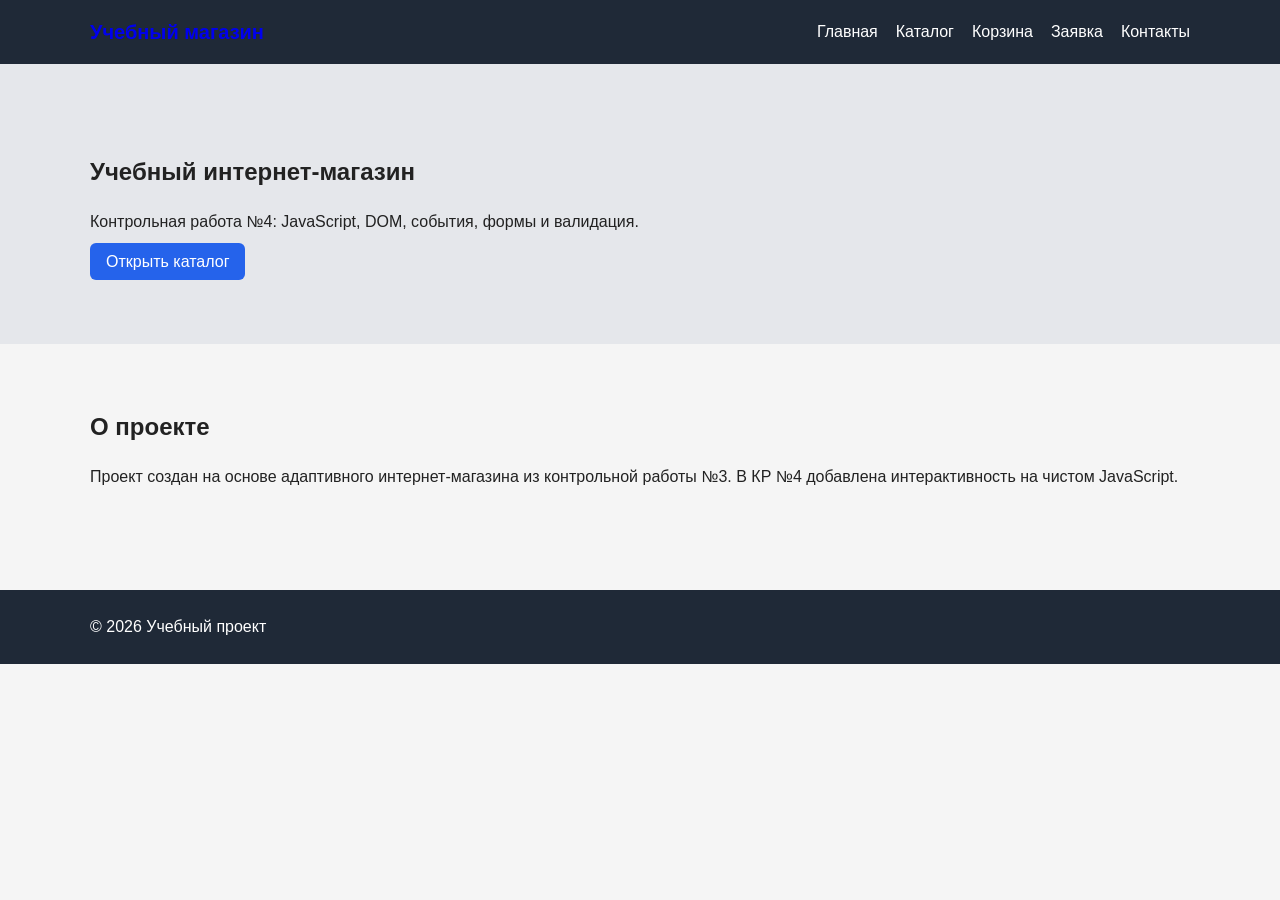
<file: index.html>
<!doctype html>
<html lang="ru">
  <head>
    <meta charset="UTF-8" />
    <meta name="viewport" content="width=device-width,initial-scale=1" />
    <title>Учебный интернет-магазин</title>
    <link rel="stylesheet" href="css/style.css" />
    <link rel="stylesheet" href="css/responsive.css" />
    <script src="js/main.js" defer></script>
  </head>
  <body>
    <header class="site-header">
      <div class="container header-inner">
        <a class="logo" href="index.html">Учебный магазин</a>
        <nav class="site-nav">
          <a href="index.html">Главная</a><a href="catalog.html">Каталог</a
          ><a href="cart.html">Корзина</a><a href="order.html">Заявка</a
          ><a href="contacts.html">Контакты</a>
        </nav>
      </div>
    </header>
    <main>
      <section class="hero">
        <div class="container">
          <h1>Учебный интернет-магазин</h1>
          <p>
            Контрольная работа №4: JavaScript, DOM, события, формы и валидация.
          </p>
          <a class="button" href="catalog.html">Открыть каталог</a>
        </div>
      </section>
      <section class="section">
        <div class="container">
          <h2>О проекте</h2>
          <p>
            Проект создан на основе адаптивного интернет-магазина из контрольной
            работы №3. В КР №4 добавлена интерактивность на чистом JavaScript.
          </p>
        </div>
      </section>
    </main>
    <footer class="site-footer">
      <div class="container">
        © <span data-current-year></span> Учебный проект
      </div>
    </footer>
  </body>
</html>
</file>
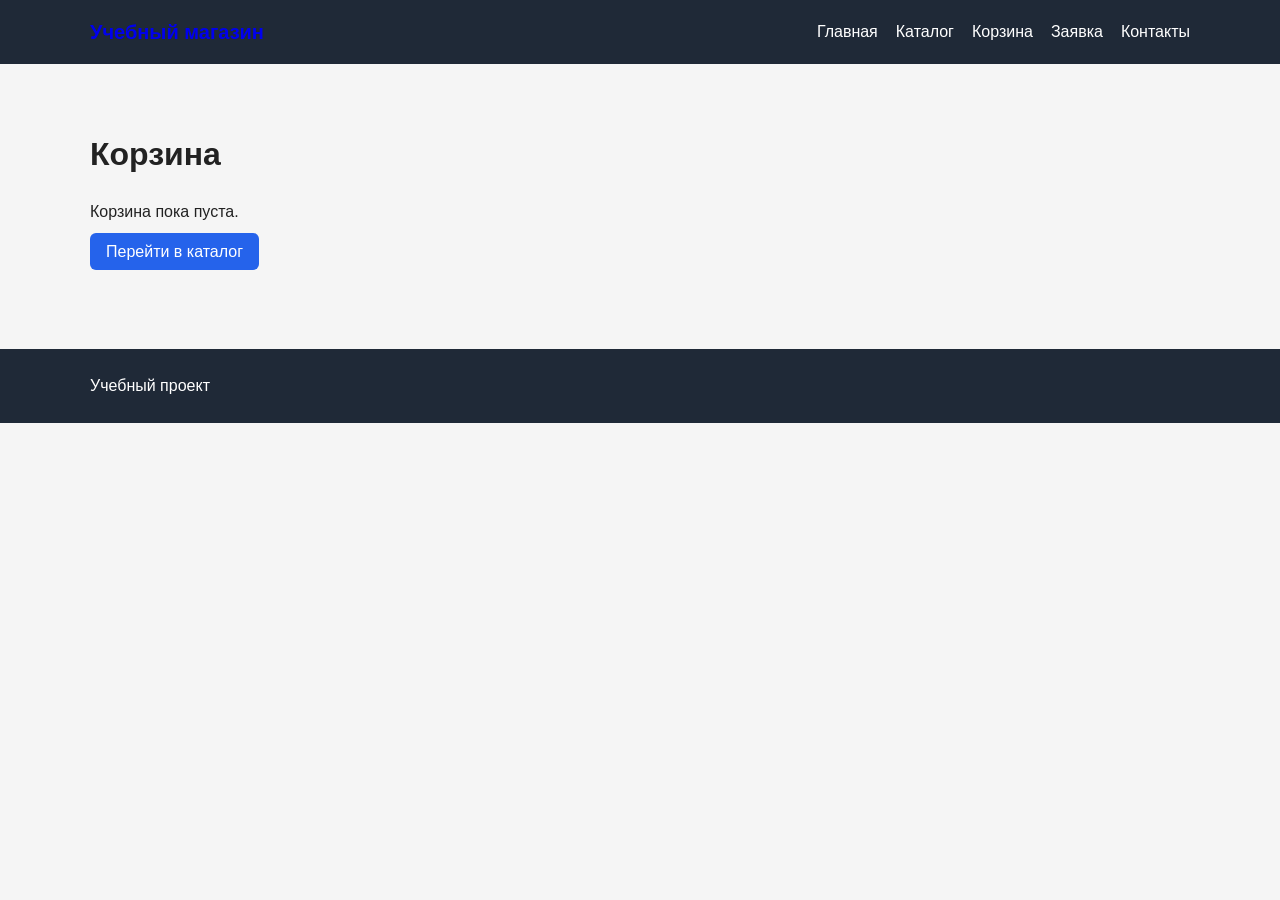
<file: cart.html>
<!doctype html>
<html lang="ru">
  <head>
    <meta charset="UTF-8" />
    <meta name="viewport" content="width=device-width,initial-scale=1" />
    <title>Корзина</title>
    <link rel="stylesheet" href="css/style.css" />
    <link rel="stylesheet" href="css/responsive.css" />
    <script src="js/cart.js" defer></script>
  </head>
  <body>
    <header class="site-header">
      <div class="container header-inner">
        <a class="logo" href="index.html">Учебный магазин</a>
        <nav class="site-nav">
          <a href="index.html">Главная</a><a href="catalog.html">Каталог</a
          ><a href="cart.html">Корзина</a><a href="order.html">Заявка</a
          ><a href="contacts.html">Контакты</a>
        </nav>
      </div>
    </header>
    <main class="section">
      <div class="container">
        <h1>Корзина</h1>
        <p id="cart-message"></p>
        <a class="button" href="catalog.html">Перейти в каталог</a>
      </div>
    </main>
    <footer class="site-footer">
      <div class="container">Учебный проект</div>
    </footer>
  </body>
</html>
</file>
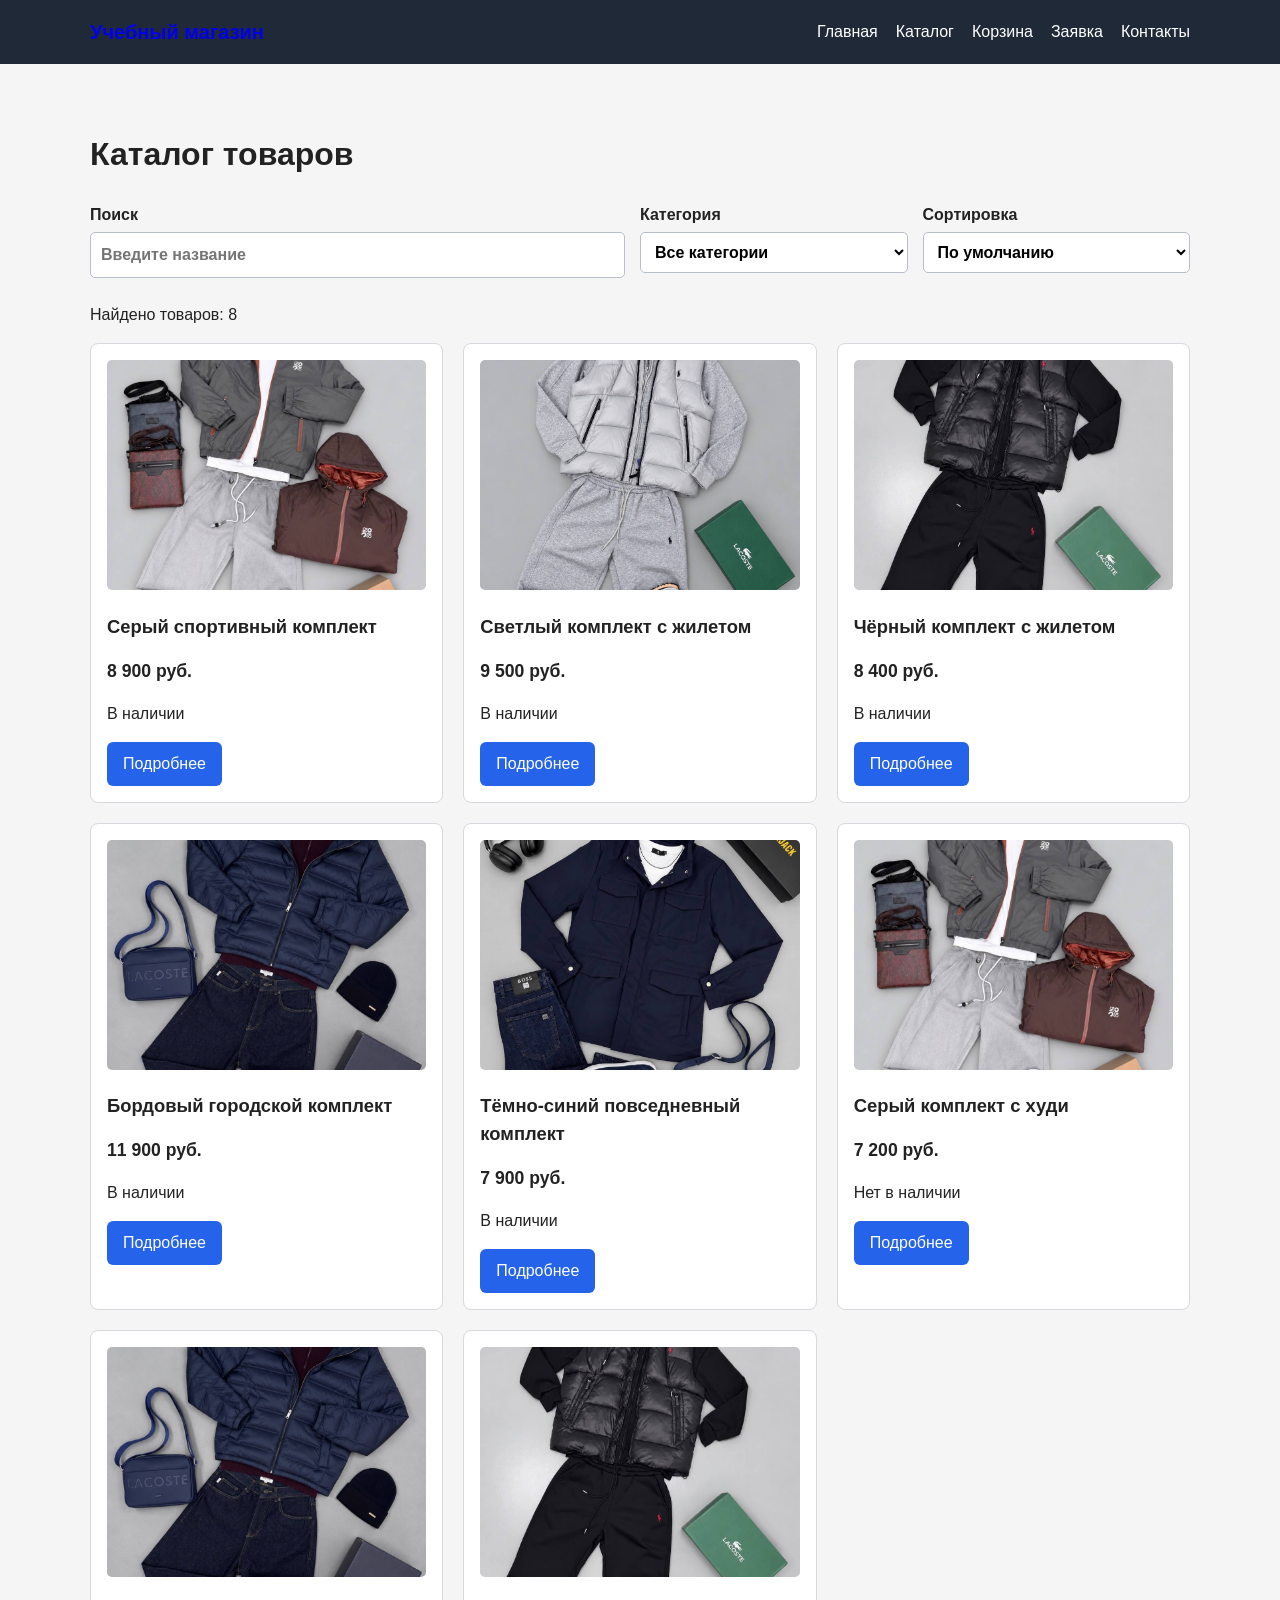
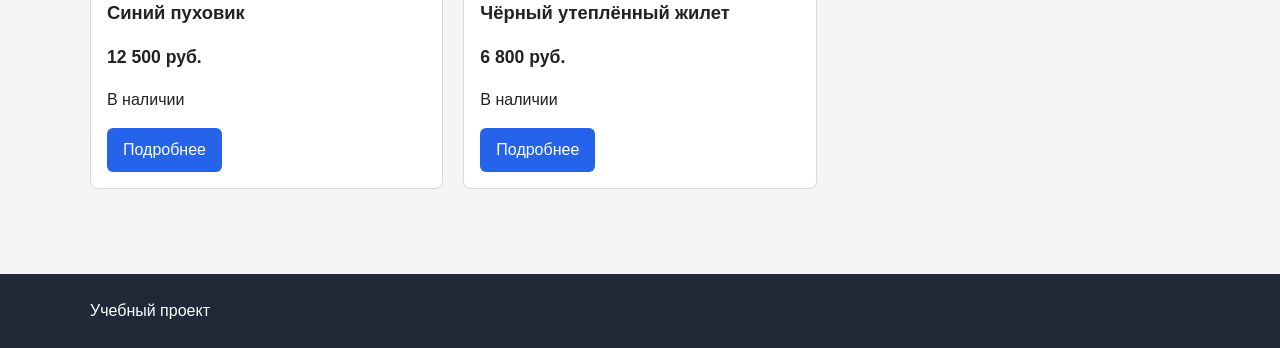
<file: catalog.html>
<!doctype html>
<html lang="ru">
  <head>
    <meta charset="UTF-8" />
    <meta name="viewport" content="width=device-width,initial-scale=1" />
    <title>Каталог</title>
    <link rel="stylesheet" href="css/style.css" />
    <link rel="stylesheet" href="css/responsive.css" />
    <script src="js/data.js" defer></script>
    <script src="js/modal.js" defer></script>
    <script src="js/catalog.js" defer></script>
  </head>
  <body>
    <header class="site-header">
      <div class="container header-inner">
        <a class="logo" href="index.html">Учебный магазин</a>
        <nav class="site-nav">
          <a href="index.html">Главная</a><a href="catalog.html">Каталог</a
          ><a href="cart.html">Корзина</a><a href="order.html">Заявка</a
          ><a href="contacts.html">Контакты</a>
        </nav>
      </div>
    </header>
    <main class="section">
      <div class="container">
        <h1>Каталог товаров</h1>
        <div class="controls">
          <label
            >Поиск<input
              id="search-input"
              type="search"
              placeholder="Введите название" /></label
          ><label
            >Категория<select id="category-filter">
              <option value="all">Все категории</option>
              <option value="sport">Спортивные</option>
              <option value="outerwear">Верхняя одежда</option>
              <option value="casual">Повседневные</option>
            </select></label
          ><label
            >Сортировка<select id="sort-select">
              <option value="default">По умолчанию</option>
              <option value="price-asc">Цена: по возрастанию</option>
              <option value="price-desc">Цена: по убыванию</option>
              <option value="title">По названию</option>
            </select></label
          >
        </div>
        <p id="products-count"></p>
        <p id="empty-message" class="empty-message" hidden>
          По вашему запросу ничего не найдено.
        </p>
        <div id="products" class="products-grid"></div>
      </div>
    </main>
    <dialog id="product-dialog" class="product-dialog">
      <h2 id="dialog-title"></h2>
      <p id="dialog-price"></p>
      <p id="dialog-status"></p>
      <button id="close-dialog" class="button" type="button">Закрыть</button>
    </dialog>
    <footer class="site-footer">
      <div class="container">Учебный проект</div>
    </footer>
  </body>
</html>
</file>
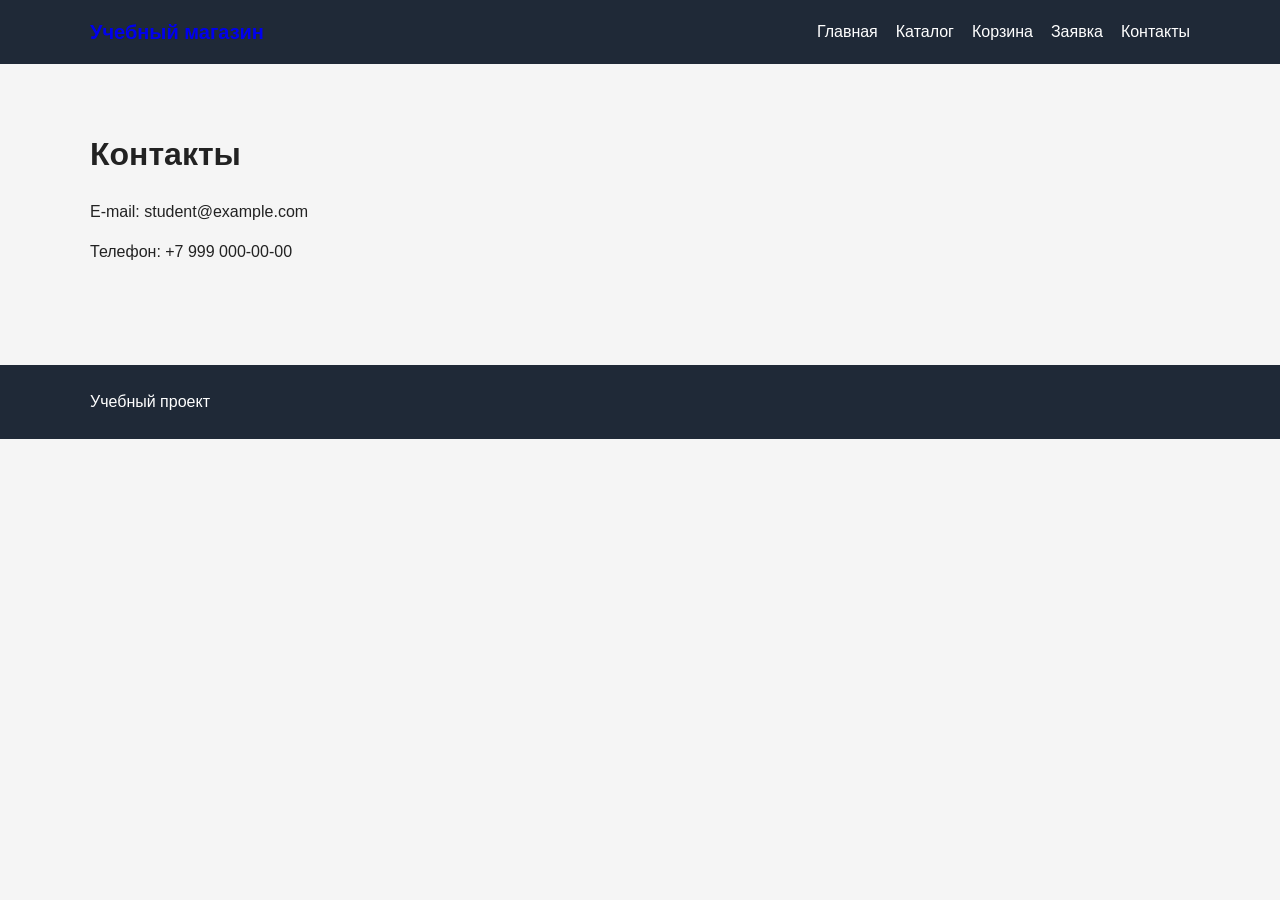
<file: contacts.html>
<!doctype html>
<html lang="ru">
  <head>
    <meta charset="UTF-8" />
    <meta name="viewport" content="width=device-width,initial-scale=1" />
    <title>Контакты</title>
    <link rel="stylesheet" href="css/style.css" />
    <link rel="stylesheet" href="css/responsive.css" />
  </head>
  <body>
    <header class="site-header">
      <div class="container header-inner">
        <a class="logo" href="index.html">Учебный магазин</a>
        <nav class="site-nav">
          <a href="index.html">Главная</a><a href="catalog.html">Каталог</a
          ><a href="cart.html">Корзина</a><a href="order.html">Заявка</a
          ><a href="contacts.html">Контакты</a>
        </nav>
      </div>
    </header>
    <main class="section">
      <div class="container">
        <h1>Контакты</h1>
        <p>E-mail: student@example.com</p>
        <p>Телефон: +7 999 000-00-00</p>
      </div>
    </main>
    <footer class="site-footer">
      <div class="container">Учебный проект</div>
    </footer>
  </body>
</html>
</file>
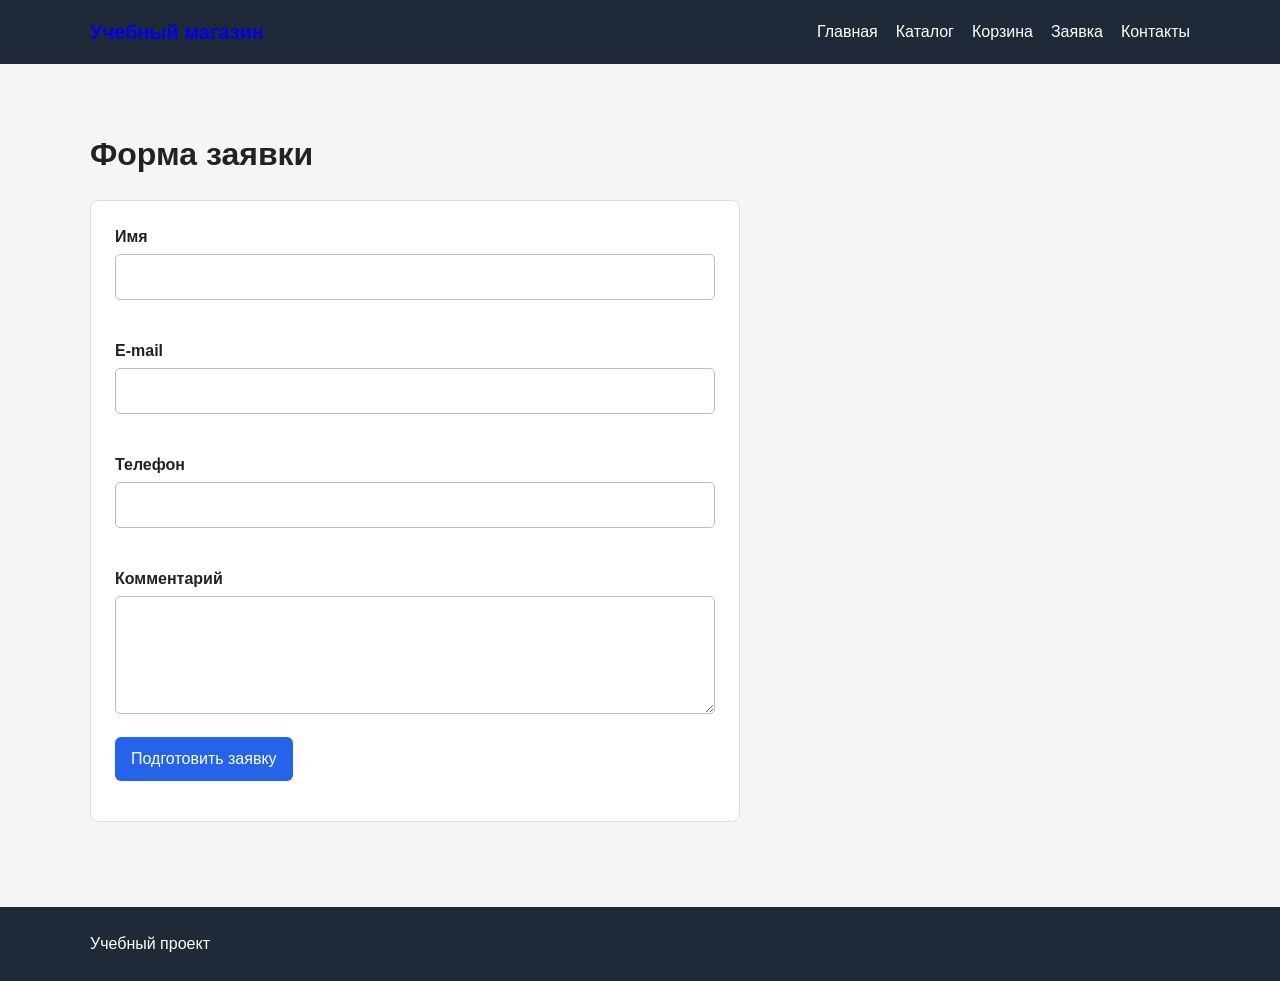
<file: order.html>
<!doctype html>
<html lang="ru">
  <head>
    <meta charset="UTF-8" />
    <meta name="viewport" content="width=device-width,initial-scale=1" />
    <title>Форма заявки</title>
    <link rel="stylesheet" href="css/style.css" />
    <link rel="stylesheet" href="css/responsive.css" />
    <script src="js/validation.js" defer></script>
  </head>
  <body>
    <header class="site-header">
      <div class="container header-inner">
        <a class="logo" href="index.html">Учебный магазин</a>
        <nav class="site-nav">
          <a href="index.html">Главная</a><a href="catalog.html">Каталог</a
          ><a href="cart.html">Корзина</a><a href="order.html">Заявка</a
          ><a href="contacts.html">Контакты</a>
        </nav>
      </div>
    </header>
    <main class="section">
      <div class="container">
        <h1>Форма заявки</h1>
        <form id="order-form" class="order-form" novalidate>
          <div class="form-field">
            <label for="name">Имя</label
            ><input id="name" name="name" type="text" />
            <p id="name-error" class="form-error"></p>
          </div>
          <div class="form-field">
            <label for="email">E-mail</label
            ><input id="email" name="email" type="email" />
            <p id="email-error" class="form-error"></p>
          </div>
          <div class="form-field">
            <label for="phone">Телефон</label
            ><input id="phone" name="phone" type="tel" />
            <p id="phone-error" class="form-error"></p>
          </div>
          <div class="form-field">
            <label for="comment">Комментарий</label
            ><textarea id="comment" name="comment" rows="4"></textarea>
          </div>
          <button class="button" type="submit">Подготовить заявку</button>
          <p id="success-message" class="success-message"></p>
        </form>
      </div>
    </main>
    <footer class="site-footer">
      <div class="container">Учебный проект</div>
    </footer>
  </body>
</html>
</file>
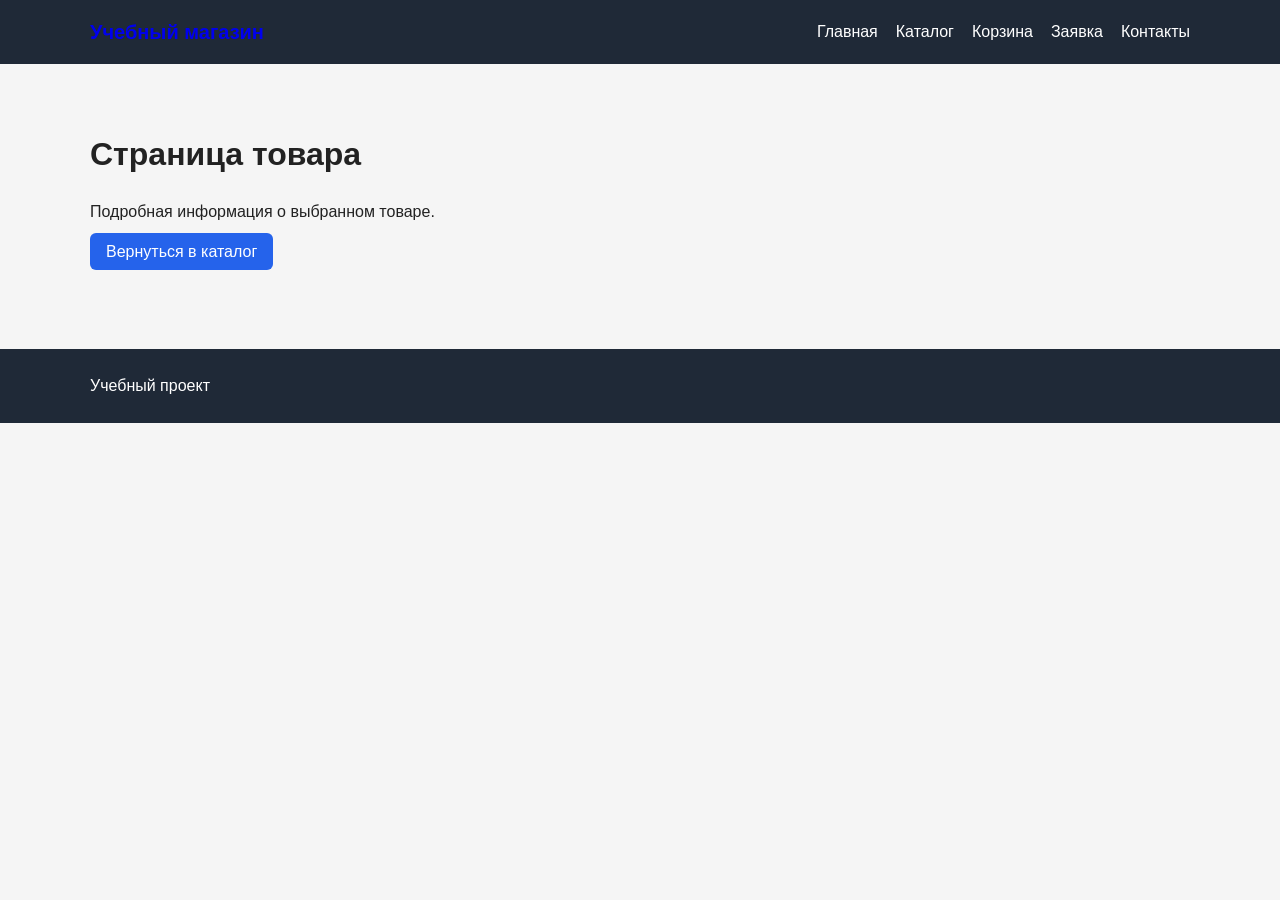
<file: product.html>
<!doctype html>
<html lang="ru">
  <head>
    <meta charset="UTF-8" />
    <meta name="viewport" content="width=device-width,initial-scale=1" />
    <title>Страница товара</title>
    <link rel="stylesheet" href="css/style.css" />
    <link rel="stylesheet" href="css/responsive.css" />
  </head>
  <body>
    <header class="site-header">
      <div class="container header-inner">
        <a class="logo" href="index.html">Учебный магазин</a>
        <nav class="site-nav">
          <a href="index.html">Главная</a><a href="catalog.html">Каталог</a
          ><a href="cart.html">Корзина</a><a href="order.html">Заявка</a
          ><a href="contacts.html">Контакты</a>
        </nav>
      </div>
    </header>
    <main class="section">
      <div class="container">
        <h1>Страница товара</h1>
        <p>Подробная информация о выбранном товаре.</p>
        <a class="button" href="catalog.html">Вернуться в каталог</a>
      </div>
    </main>
    <footer class="site-footer">
      <div class="container">Учебный проект</div>
    </footer>
  </body>
</html>
</file>
<file: css/style.css>
:root {
  font-family: Arial, sans-serif;
  color: #222;
  background: #f5f5f5;
}
* {
  box-sizing: border-box;
}
body {
  margin: 0;
  line-height: 1.5;
}
.container {
  width: min(1100px, calc(100% - 32px));
  margin: auto;
}
.site-header {
  background: #1f2937;
  color: #fff;
}
.header-inner {
  min-height: 64px;
  display: flex;
  align-items: center;
  gap: 30px;
}
.logo {
  font-size: 1.25rem;
  font-weight: 700;
  text-decoration: none;
}
.site-nav {
  display: flex;
  gap: 18px;
  margin-left: auto;
}
.site-nav a {
  color: #fff;
  text-decoration: none;
}
.hero {
  padding: 70px 0;
  background: #e5e7eb;
}
.section {
  padding: 45px 0;
}
.button {
  border: 0;
  border-radius: 6px;
  padding: 10px 16px;
  background: #2563eb;
  color: #fff;
  text-decoration: none;
  cursor: pointer;
  font: inherit;
}
.controls {
  display: grid;
  grid-template-columns: 2fr 1fr 1fr;
  gap: 15px;
  margin: 25px 0;
}
.controls label,
.form-field label {
  display: block;
  font-weight: 700;
}
input,
select,
textarea {
  width: 100%;
  padding: 10px;
  margin-top: 5px;
  border: 1px solid #b8bec8;
  border-radius: 5px;
  background: #fff;
  font: inherit;
}
.products-grid {
  display: grid;
  grid-template-columns: repeat(3, 1fr);
  gap: 20px;
}
.product-card {
  padding: 16px;
  background: #fff;
  border: 1px solid #d6d9de;
  border-radius: 8px;
}
.product-card__image {
  width: 100%;
  height: 230px;
  object-fit: cover;
  border-radius: 5px;
}
.product-card__title {
  font-size: 1.15rem;
}
.product-card__price {
  font-size: 1.1rem;
  font-weight: 700;
}
.empty-message {
  padding: 20px;
  background: #fff3cd;
  border-radius: 6px;
}
.order-form {
  max-width: 650px;
  padding: 24px;
  background: #fff;
  border: 1px solid #ddd;
  border-radius: 8px;
}
.form-field {
  margin-bottom: 16px;
}
.form-error {
  min-height: 20px;
  margin: 3px 0;
  color: #b91c1c;
  font-size: 0.9rem;
}
.success-message {
  color: #137333;
  font-weight: 700;
}
.product-dialog {
  width: min(450px, calc(100% - 32px));
  border: 0;
  border-radius: 8px;
  padding: 25px;
}
.product-dialog::backdrop {
  background: rgba(0, 0, 0, 0.55);
}
.site-footer {
  padding: 25px 0;
  background: #1f2937;
  color: #fff;
  margin-top: 40px;
}
</file>
<file: css/responsive.css>
@media (max-width: 800px) {
  .products-grid {
    grid-template-columns: repeat(2, 1fr);
  }
  .controls {
    grid-template-columns: 1fr;
  }
  .header-inner {
    align-items: flex-start;
    padding: 14px 0;
  }
  .site-nav {
    flex-wrap: wrap;
  }
}
@media (max-width: 520px) {
  .products-grid {
    grid-template-columns: 1fr;
  }
  .site-nav {
    margin-left: 0;
  }
  .header-inner {
    display: block;
  }
  .logo {
    display: block;
    margin-bottom: 10px;
  }
}
</file>
